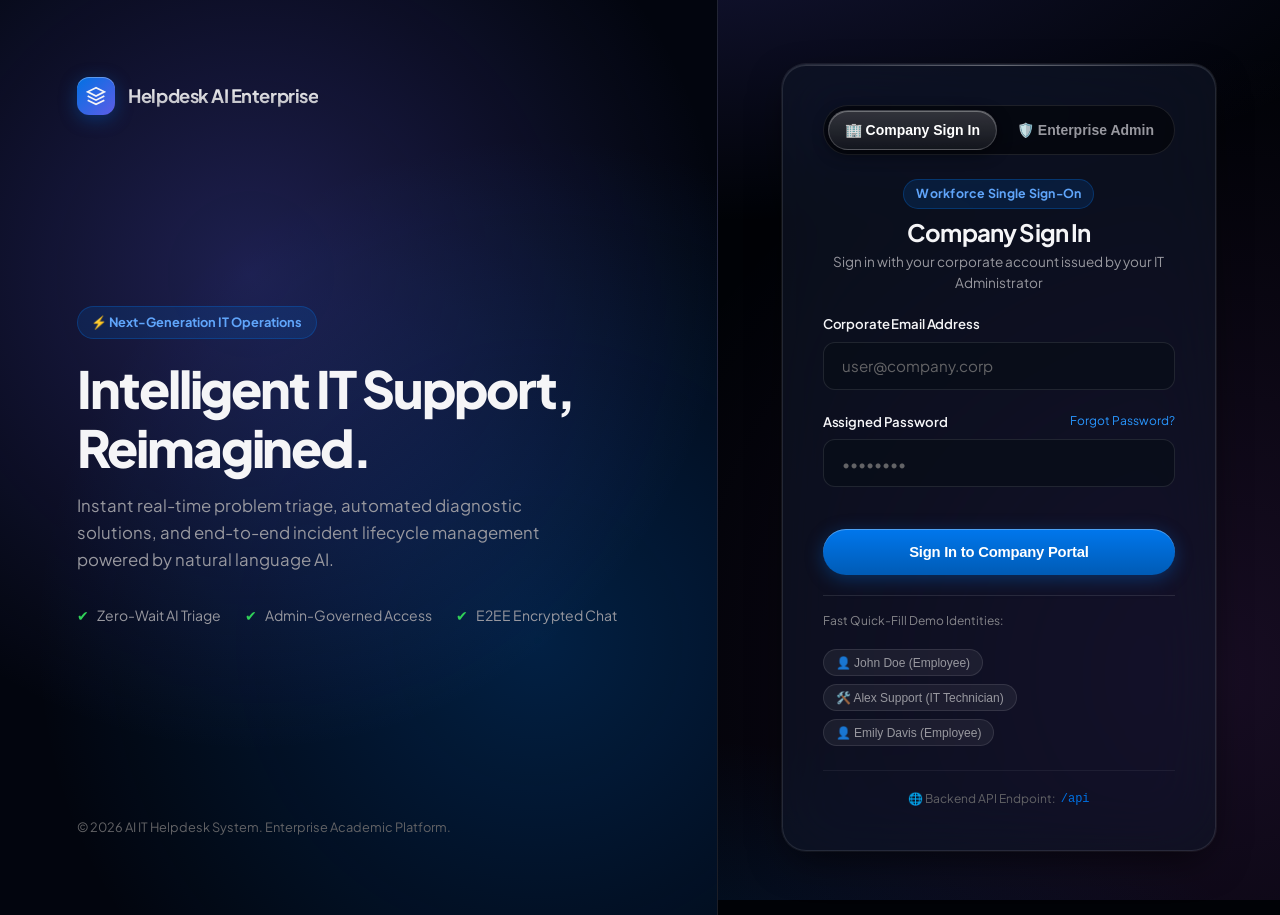
<file: index.html>
<!DOCTYPE html>
<html lang="en">

<head>
  <meta charset="UTF-8">
  <meta name="viewport" content="width=device-width, initial-scale=1.0">
  <title>Enterprise Access Portal | AI IT Support & Helpdesk</title>
  <link rel="stylesheet" href="css/style.css">
</head>

<body>
  <div class="auth-split-wrapper">

    <!-- Left Hero Branding Panel (Apple Style) -->
    <div class="auth-hero-panel">
      <div class="brand">
        <div class="brand-icon">
          <svg width="20" height="20" viewBox="0 0 24 24" fill="none" stroke="currentColor" stroke-width="2">
            <path d="M12 2L2 7l10 5 10-5-10-5zM2 17l10 5 10-5M2 12l10 5 10-5"/>
          </svg>
        </div>
        <span>Helpdesk AI Enterprise</span>
      </div>

      <div>
        <div
          style="display: inline-flex; align-items: center; gap: 0.5rem; background: rgba(0, 113, 227, 0.15); border: 1px solid rgba(0, 113, 227, 0.3); padding: 0.35rem 0.85rem; border-radius: var(--radius-full); font-size: 0.8rem; font-weight: 700; color: #60a5fa; margin-bottom: 1.25rem;">
          <span>⚡ Next-Generation IT Operations</span>
        </div>
        <h1 style="margin-bottom: 1rem; line-height: 1.15;">
          Intelligent IT Support,<br>Reimagined.
        </h1>
        <p style="font-size: 1.05rem; max-width: 480px; line-height: 1.6; margin-bottom: 2rem;">
          Instant real-time problem triage, automated diagnostic solutions, and end-to-end incident lifecycle management
          powered by natural language AI.
        </p>

        <div style="display: flex; gap: 1.5rem; color: var(--text-secondary); font-size: 0.875rem;">
          <div style="display: flex; align-items: center; gap: 0.5rem;">
            <span style="color: var(--apple-green);">✔</span> Zero-Wait AI Triage
          </div>
          <div style="display: flex; align-items: center; gap: 0.5rem;">
            <span style="color: var(--apple-green);">✔</span> Admin-Governed Access
          </div>
          <div style="display: flex; align-items: center; gap: 0.5rem;">
            <span style="color: var(--apple-green);">✔</span> E2EE Encrypted Chat
          </div>
        </div>
      </div>

      <div style="font-size: 0.8rem; color: var(--text-tertiary);">
        &copy; 2026 AI IT Helpdesk System. Enterprise Academic Platform.
      </div>
    </div>

    <!-- Right Authentication Form Panel -->
    <div class="auth-form-panel">
      <div class="glass-card" style="width: 100%; max-width: 490px; padding: clamp(1.75rem, 4vw, 2.5rem);">

        <!--  Main Top Slider Switcher -->
        <div class="segmented-slider">
          <button type="button" class="slider-tab active" id="tab-workforce" onclick="switchMainPortal('workforce')">
            🏢 Company Sign In
          </button>
          <button type="button" class="slider-tab" id="tab-admin" onclick="switchMainPortal('admin')">
            🛡️ Enterprise Admin
          </button>
        </div>

        <!-- Notification Banner -->
        <div id="auth-alert"
          style="display: none; padding: 0.75rem 1rem; border-radius: var(--radius-sm); font-size: 0.85rem; margin-bottom: 1.25rem;">
        </div>

        <!-- ========================================================================= -->
        <!-- MODE 1: Company Workforce Sign In (Employee & IT Technician) -->
        <!-- ========================================================================= -->
        <div id="panel-workforce">
          <div style="text-align: center; margin-bottom: 1.25rem;">
            <div class="ai-tag" style="margin-bottom: 0.5rem; display: inline-flex;">Workforce Single Sign-On</div>
            <h2 style="font-size: 1.5rem; margin-bottom: 0.25rem;">Company Sign In</h2>
            <p style="font-size: 0.85rem;">Sign in with your corporate account issued by your IT Administrator</p>
          </div>

          <form id="workforce-login-form">
            <div class="form-group">
              <label for="wf-email">Corporate Email Address</label>
              <input type="email" id="wf-email" class="form-control" placeholder="user@company.corp" required autocomplete="email">
            </div>

            <div class="form-group">
              <div style="display: flex; justify-content: space-between; align-items: center; margin-bottom: 0.45rem;">
                <label for="wf-password" style="margin-bottom: 0;">Assigned Password</label>
                <a href="#" onclick="alert('Accounts and passwords are exclusively provisioned and managed by your Systems Administrator. Please reach out to your IT department.'); return false;" style="font-size: 0.75rem; color: var(--text-link);">Forgot Password?</a>
              </div>
              <input type="password" id="wf-password" class="form-control" placeholder="••••••••" required autocomplete="current-password">
            </div>

            <button type="submit" id="wf-login-btn" class="btn btn-primary btn-block" style="margin-top: 1.25rem;">
              Sign In to Company Portal
            </button>
          </form>

          <!-- Fast Demo Quick-Fill Identity Chips -->
          <div style="margin-top: 1.25rem; padding-top: 1rem; border-top: 1px solid var(--apple-glass-border);">
            <div style="font-size: 0.75rem; color: var(--text-muted); margin-bottom: 0.5rem;">Fast Quick-Fill Demo Identities:</div>
            <div class="demo-identity-chips">
              <button type="button" class="demo-chip" onclick="quickFillWorkforce('john.doe@company.com', 'employee123')">
                👤 John Doe (Employee)
              </button>
              <button type="button" class="demo-chip" onclick="quickFillWorkforce('alex.staff@helpdesk.com', 'staff123')">
                🛠️ Alex Support (IT Technician)
              </button>
              <button type="button" class="demo-chip" onclick="quickFillWorkforce('emily.davis@company.com', 'employee123')">
                👤 Emily Davis (Employee)
              </button>
            </div>
          </div>
        </div>

        <!-- ========================================================================= -->
        <!-- MODE 2: Enterprise Administrator (Passkey Sign In + Create Enterprise Wizard) -->
        <!-- ========================================================================= -->
        <div id="panel-admin" style="display: none;">

          <!-- Sub Switcher: Admin Sign In vs Create Enterprise -->
          <div class="sub-switcher">
            <button type="button" class="sub-switch-btn active" id="sub-btn-signin" onclick="switchAdminSubView('signin')">
              🔑 Admin Sign In
            </button>
            <button type="button" class="sub-switch-btn" id="sub-btn-create" onclick="switchAdminSubView('create')">
              ✨ Create Enterprise
            </button>
          </div>

          <!-- SUB-VIEW A: Admin Sign In with Passkey / Password -->
          <div id="admin-subview-signin">
            <div style="text-align: center; margin-bottom: 1.25rem;">
              <div class="ai-tag" style="margin-bottom: 0.5rem; display: inline-flex;">Executive Security Gate</div>
              <h2 style="font-size: 1.5rem; margin-bottom: 0.25rem;">Administrator Console</h2>
              <p style="font-size: 0.85rem;">Authenticate with your administrative email and master security passkey</p>
            </div>

            <form id="admin-login-form">
              <div class="form-group">
                <label for="adm-email">Administrator Email / Username</label>
                <input type="email" id="adm-email" class="form-control" placeholder="admin@enterprise.corp" required autocomplete="username">
              </div>

              <div class="form-group">
                <div style="display: flex; justify-content: space-between; align-items: center; margin-bottom: 0.45rem;">
                  <label for="adm-passkey" style="margin-bottom: 0;">Master Security Passkey / Password</label>
                  <span style="font-size: 0.72rem; color: #60a5fa; background: rgba(0, 113, 227, 0.15); padding: 0.1rem 0.4rem; border-radius: 4px;">🔑 Passkey Enabled</span>
                </div>
                <input type="password" id="adm-passkey" class="form-control" placeholder="••••••••" required autocomplete="current-password">
              </div>

              <button type="submit" id="adm-login-btn" class="btn btn-primary btn-block" style="margin-top: 1.25rem;">
                Authenticate Admin Console
              </button>
            </form>

            <div style="margin-top: 1.25rem; padding-top: 1rem; border-top: 1px solid var(--apple-glass-border);">
              <div style="font-size: 0.75rem; color: var(--text-muted); margin-bottom: 0.5rem;">Fast Quick-Fill Demo Admin:</div>
              <div class="demo-identity-chips">
                <button type="button" class="demo-chip" onclick="quickFillAdmin('admin@helpdesk.com', 'admin123')">
                  🛡️ Master Administrator (admin@helpdesk.com)
                </button>
              </div>
            </div>
          </div>

          <!-- SUB-VIEW B: Create Enterprise Multi-Step Onboarding Wizard -->
          <div id="admin-subview-create" style="display: none;">

            <!-- Step Progress Indicator -->
            <div class="wizard-steps">
              <div class="wizard-step-node active" id="step-node-1">1</div>
              <div class="wizard-step-node" id="step-node-2">2</div>
              <div class="wizard-step-node" id="step-node-3">3</div>
            </div>

            <!-- STEP 1: Enterprise Details & Admin Account -->
            <div id="wizard-step-1">
              <div style="text-align: center; margin-bottom: 1rem;">
                <h3 style="font-size: 1.25rem; margin-bottom: 0.2rem;">Register Organization</h3>
                <p style="font-size: 0.8rem;">Enter your company profile and administrative authority credentials</p>
              </div>

              <form id="enterprise-step1-form">
                <div style="display: grid; grid-template-columns: 1fr 1fr; gap: 0.75rem;">
                  <div class="form-group">
                    <label for="ent-admin-name">Admin Full Name</label>
                    <input type="text" id="ent-admin-name" class="form-control" placeholder="e.g. Sarah Connor" required>
                  </div>
                  <div class="form-group">
                    <label for="ent-admin-email">Admin Corporate Email</label>
                    <input type="email" id="ent-admin-email" class="form-control" placeholder="admin@acme.corp" required>
                  </div>
                </div>

                <div class="form-group">
                  <label for="ent-company-name">Enterprise / Company Name</label>
                  <input type="text" id="ent-company-name" class="form-control" placeholder="e.g. Acme Corporation Global" required>
                </div>

                <div style="display: grid; grid-template-columns: 1fr 1fr; gap: 0.75rem;">
                  <div class="form-group">
                    <label for="ent-company-location">Headquarters / Location</label>
                    <input type="text" id="ent-company-location" class="form-control" placeholder="e.g. San Francisco, CA" required>
                  </div>
                  <div class="form-group">
                    <label for="ent-company-phone">Support Desk Phone</label>
                    <input type="tel" id="ent-company-phone" class="form-control" placeholder="+1 (800) 555-0199">
                  </div>
                </div>

                <div class="form-group">
                  <label for="ent-company-details">Industry / Organizational Scope</label>
                  <input type="text" id="ent-company-details" class="form-control" placeholder="e.g. Cloud Infrastructure & FinTech">
                </div>

                <div style="display: grid; grid-template-columns: 1fr 1fr; gap: 0.75rem;">
                  <div class="form-group">
                    <label for="ent-password">Master Password</label>
                    <input type="password" id="ent-password" class="form-control" placeholder="••••••••" required minlength="6">
                  </div>
                  <div class="form-group">
                    <label for="ent-confirm-password">Confirm Password</label>
                    <input type="password" id="ent-confirm-password" class="form-control" placeholder="••••••••" required minlength="6">
                  </div>
                </div>

                <button type="submit" id="ent-step1-btn" class="btn btn-primary btn-block" style="margin-top: 1rem;">
                  Continue to Email Verification →
                </button>
              </form>
            </div>

            <!-- STEP 2: Email Verification Code (Code / Link) -->
            <div id="wizard-step-2" style="display: none;">
              <div style="text-align: center; margin-bottom: 1rem;">
                <h3 style="font-size: 1.25rem; margin-bottom: 0.2rem;">Verify Corporate Email</h3>
                <p style="font-size: 0.8rem;">Enter the 6-digit security code dispatched to your corporate administrator email</p>
              </div>

              <!-- High-End Simulated Apple Mail Dispatch Preview -->
              <div class="mail-mock-card">
                <div class="mail-mock-header">
                  <span>📬 <strong>Enterprise Mail Gate</strong> (noreply@helpdesk.corp)</span>
                  <span style="color: var(--apple-green); font-weight: 600;">✓ Dispatched</span>
                </div>
                <div style="font-size: 0.8rem; color: #fff; margin-bottom: 0.35rem;">
                  <strong>To:</strong> <span id="mail-preview-recipient" style="color: #60a5fa; font-family: monospace;">admin@acme.corp</span>
                </div>
                <div style="font-size: 0.8rem; color: var(--text-muted); margin-bottom: 0.75rem;">
                  <strong>Subject:</strong> 🔐 Your Enterprise Activation Code for <span id="mail-preview-company">Acme Corp</span>
                </div>
                <div style="text-align: center;">
                  <div style="font-size: 0.75rem; color: var(--text-secondary);">Your Security Verification Code is:</div>
                  <div class="mail-code-badge" id="mail-preview-code">------</div>
                </div>
                <div style="text-align: center; margin-top: 0.5rem;">
                  <button type="button" class="btn btn-outline btn-sm" onclick="autoFillVerificationCode()" style="font-size: 0.75rem;">
                    ⚡ Click to Auto-Fill Code
                  </button>
                </div>
              </div>

              <form id="enterprise-step2-form">
                <div class="form-group" style="text-align: center;">
                  <label for="ent-verify-code">Enter 6-Digit Verification Code</label>
                  <input type="text" id="ent-verify-code" class="form-control" placeholder="123456" maxlength="6"
                    style="font-family: 'JetBrains Mono', monospace; font-size: 1.4rem; letter-spacing: 0.25em; text-align: center; font-weight: 700;" required>
                </div>

                <div style="display: flex; gap: 0.75rem; margin-top: 1rem;">
                  <button type="button" class="btn btn-secondary" style="flex: 1;" onclick="goToWizardStep(1)">
                    ← Back
                  </button>
                  <button type="submit" id="ent-step2-btn" class="btn btn-primary" style="flex: 2;">
                    Verify & Activate →
                  </button>
                </div>
              </form>
            </div>

            <!-- STEP 3: Initial Team Provisioning (Employee ID & IT Technician ID) -->
            <div id="wizard-step-3" style="display: none;">
              <div style="text-align: center; margin-bottom: 1rem;">
                <div class="ai-tag" style="margin-bottom: 0.4rem; display: inline-flex;">Enterprise Activated</div>
                <h3 style="font-size: 1.25rem; margin-bottom: 0.2rem;">Initial Team Provisioning</h3>
                <p style="font-size: 0.8rem;">Create your foundational Employee ID and IT Technician ID now:</p>
              </div>

              <form id="enterprise-step3-form">
                <!-- Initial Employee ID Box -->
                <div style="background: rgba(255, 255, 255, 0.03); border: 1px solid var(--apple-glass-border); border-radius: var(--radius-sm); padding: 0.85rem; margin-bottom: 0.85rem;">
                  <div style="font-size: 0.8rem; font-weight: 700; color: #30d158; margin-bottom: 0.5rem; display: flex; align-items: center; gap: 0.35rem;">
                    👤 Initial Employee ID (Ticket Submitter)
                  </div>
                  <div style="display: grid; grid-template-columns: 1fr 1fr; gap: 0.5rem;">
                    <input type="text" id="onb-emp-name" class="form-control" style="font-size: 0.8rem; padding: 0.5rem;" placeholder="Employee Full Name" value="John Doe">
                    <input type="email" id="onb-emp-email" class="form-control" style="font-size: 0.8rem; padding: 0.5rem;" placeholder="employee@company.corp" value="john.doe@company.corp">
                  </div>
                  <div style="display: grid; grid-template-columns: 1fr 1fr; gap: 0.5rem; margin-top: 0.5rem;">
                    <input type="password" id="onb-emp-pass" class="form-control" style="font-size: 0.8rem; padding: 0.5rem;" placeholder="Password" value="employee123">
                    <input type="text" id="onb-emp-dept" class="form-control" style="font-size: 0.8rem; padding: 0.5rem;" placeholder="Department" value="Finance">
                  </div>
                </div>

                <!-- Initial IT Technician ID Box -->
                <div style="background: rgba(255, 255, 255, 0.03); border: 1px solid var(--apple-glass-border); border-radius: var(--radius-sm); padding: 0.85rem; margin-bottom: 0.85rem;">
                  <div style="font-size: 0.8rem; font-weight: 700; color: #60a5fa; margin-bottom: 0.5rem; display: flex; align-items: center; gap: 0.35rem;">
                    🛠️ Initial IT Technician ID (Support Engineer)
                  </div>
                  <div style="display: grid; grid-template-columns: 1fr 1fr; gap: 0.5rem;">
                    <input type="text" id="onb-tech-name" class="form-control" style="font-size: 0.8rem; padding: 0.5rem;" placeholder="Technician Full Name" value="Alex Support">
                    <input type="email" id="onb-tech-email" class="form-control" style="font-size: 0.8rem; padding: 0.5rem;" placeholder="alex.tech@company.corp" value="alex.tech@company.corp">
                  </div>
                  <div style="display: grid; grid-template-columns: 1fr 1fr; gap: 0.5rem; margin-top: 0.5rem;">
                    <input type="password" id="onb-tech-pass" class="form-control" style="font-size: 0.8rem; padding: 0.5rem;" placeholder="Password" value="staff123">
                    <input type="text" id="onb-tech-dept" class="form-control" style="font-size: 0.8rem; padding: 0.5rem;" placeholder="Department" value="IT Tier-1">
                  </div>
                </div>

                <div style="display: flex; flex-direction: column; gap: 0.5rem; margin-top: 1rem;">
                  <button type="submit" id="onb-finish-btn" class="btn btn-primary btn-block">
                    🚀 Provision Team & Enter Dashboard
                  </button>
                  <button type="button" class="btn btn-secondary btn-block btn-sm" onclick="finishOnboardingAndLaunch()">
                    Skip Initial Team & Enter Dashboard
                  </button>
                </div>
              </form>
            </div>

          </div>

        </div>

        <!-- Multi-Cloud API Endpoint Configuration Link -->
        <div style="margin-top: 1.5rem; text-align: center; border-top: 1px solid rgba(255,255,255,0.06); padding-top: 0.85rem;">
          <a href="javascript:void(0)" onclick="openEndpointConfigModal()" style="font-size: 0.75rem; color: var(--text-tertiary); text-decoration: none; display: inline-flex; align-items: center; gap: 0.35rem;">
            <span>🌐 Backend API Endpoint:</span>
            <span id="current-endpoint-label" style="color: var(--apple-blue); font-family: monospace; font-weight: 500;">auto</span>
          </a>
        </div>

      </div>
    </div>

  </div>

  <!-- API Endpoint Config Modal -->
  <div class="apple-modal-overlay" id="endpoint-config-modal">
    <div class="apple-modal" style="max-width: 480px;">
      <div class="apple-modal-header">
        <div>
          <h3 style="font-size: 1.15rem;">🌐 Cloud Backend API Connection</h3>
          <span style="font-size: 0.8rem; color: var(--text-muted);">Configure live Render, Railway, or Localhost backend</span>
        </div>
        <button class="apple-modal-close" onclick="closeEndpointConfigModal()">&times;</button>
      </div>

      <div style="padding: 1rem 0;">
        <p style="font-size: 0.85rem; color: var(--text-secondary); line-height: 1.5; margin-bottom: 1rem;">
          If this frontend is hosted on <strong>Vercel</strong> or <strong>Netlify</strong>, enter your live Spring Boot backend URL from <strong>Render</strong> or <strong>Railway</strong>.
        </p>

        <div class="form-group">
          <label for="custom-api-endpoint">Spring Boot API Base URL</label>
          <input type="url" id="custom-api-endpoint" class="form-control" placeholder="https://helpdesk-backend-xxxx.onrender.com/api" style="font-family: monospace; font-size: 0.85rem;">
          <span style="font-size: 0.75rem; color: var(--text-tertiary); display: block; margin-top: 0.35rem;">
            Default local: <code>http://localhost:8080/api</code>
          </span>
        </div>

        <div style="display: flex; gap: 0.5rem; flex-wrap: wrap; margin-top: 1rem;">
          <button type="button" class="btn btn-secondary btn-sm" onclick="setEndpointPreset('http://localhost:8080/api')">💻 Localhost (8080)</button>
          <button type="button" class="btn btn-secondary btn-sm" onclick="setEndpointPreset('/api')">⚡ Relative (/api)</button>
        </div>
      </div>

      <div style="display: flex; justify-content: flex-end; gap: 0.75rem; margin-top: 1.25rem;">
        <button type="button" class="btn btn-secondary btn-sm" onclick="closeEndpointConfigModal()">Cancel</button>
        <button type="button" class="btn btn-primary btn-sm" onclick="saveCustomEndpoint()">Save & Connect</button>
      </div>
    </div>
  </div>

  <script src="js/api.js"></script>
  <script src="js/auth.js"></script>
  <script>
    // State Variables
    let currentMainPortal = 'workforce';
    let currentAdminSubView = 'signin';
    let registeredEnterpriseData = null;

    const authAlert = document.getElementById('auth-alert');

    function hideAlert() {
      if (authAlert) {
        authAlert.style.display = 'none';
        authAlert.textContent = '';
      }
    }

    function showAlert(msg, isSuccess = false) {
      if (!authAlert) return;
      authAlert.style.display = 'block';
      authAlert.textContent = msg;
      authAlert.style.background = isSuccess ? 'rgba(48, 209, 88, 0.15)' : 'rgba(255, 69, 58, 0.15)';
      authAlert.style.border = isSuccess ? '1px solid rgba(48, 209, 88, 0.35)' : '1px solid rgba(255, 69, 58, 0.35)';
      authAlert.style.color = isSuccess ? '#30d158' : '#ff453a';
    }

    // Endpoint Config Helpers
    function updateEndpointLabel() {
      const label = document.getElementById('current-endpoint-label');
      const input = document.getElementById('custom-api-endpoint');
      const current = API.getBaseUrl();
      if (label) label.textContent = current;
      if (input) input.value = localStorage.getItem('HELP_DESK_API_URL') || current;
    }

    function openEndpointConfigModal() {
      updateEndpointLabel();
      document.getElementById('endpoint-config-modal').classList.add('active');
    }

    function closeEndpointConfigModal() {
      document.getElementById('endpoint-config-modal').classList.remove('active');
    }

    function setEndpointPreset(url) {
      document.getElementById('custom-api-endpoint').value = url;
    }

    function saveCustomEndpoint() {
      const url = document.getElementById('custom-api-endpoint').value.trim();
      API.setApiBaseUrl(url);
    }

    document.addEventListener('DOMContentLoaded', updateEndpointLabel);

    // 1. Main Slider Switching: Workforce vs Admin
    function switchMainPortal(portal) {
      currentMainPortal = portal;
      hideAlert();
      const tabWorkforce = document.getElementById('tab-workforce');
      const tabAdmin = document.getElementById('tab-admin');
      const panelWorkforce = document.getElementById('panel-workforce');
      const panelAdmin = document.getElementById('panel-admin');

      if (portal === 'admin') {
        tabWorkforce.classList.remove('active');
        tabAdmin.classList.add('active');
        panelWorkforce.style.display = 'none';
        panelAdmin.style.display = 'block';
      } else {
        tabAdmin.classList.remove('active');
        tabWorkforce.classList.add('active');
        panelAdmin.style.display = 'none';
        panelWorkforce.style.display = 'block';
      }
    }

    // 2. Admin Sub-View Switching: Sign In vs Create Enterprise
    function switchAdminSubView(subview) {
      currentAdminSubView = subview;
      hideAlert();
      const btnSignin = document.getElementById('sub-btn-signin');
      const btnCreate = document.getElementById('sub-btn-create');
      const viewSignin = document.getElementById('admin-subview-signin');
      const viewCreate = document.getElementById('admin-subview-create');

      if (subview === 'create') {
        btnSignin.classList.remove('active');
        btnCreate.classList.add('active');
        viewSignin.style.display = 'none';
        viewCreate.style.display = 'block';
        goToWizardStep(1);
      } else {
        btnCreate.classList.remove('active');
        btnSignin.classList.add('active');
        viewCreate.style.display = 'none';
        viewSignin.style.display = 'block';
      }
    }

    // Wizard Step Controller
    function goToWizardStep(step) {
      document.getElementById('wizard-step-1').style.display = step === 1 ? 'block' : 'none';
      document.getElementById('wizard-step-2').style.display = step === 2 ? 'block' : 'none';
      document.getElementById('wizard-step-3').style.display = step === 3 ? 'block' : 'none';

      const node1 = document.getElementById('step-node-1');
      const node2 = document.getElementById('step-node-2');
      const node3 = document.getElementById('step-node-3');

      node1.className = 'wizard-step-node' + (step === 1 ? ' active' : ' completed');
      node2.className = 'wizard-step-node' + (step === 2 ? ' active' : (step > 2 ? ' completed' : ''));
      node3.className = 'wizard-step-node' + (step === 3 ? ' active' : '');
    }

    // Quick Fill Helpers
    function quickFillWorkforce(email, password) {
      document.getElementById('wf-email').value = email;
      document.getElementById('wf-password').value = password;
    }

    function quickFillAdmin(email, password) {
      document.getElementById('adm-email').value = email;
      document.getElementById('adm-passkey').value = password;
    }

    function autoFillVerificationCode() {
      if (registeredEnterpriseData && registeredEnterpriseData.verificationCode) {
        document.getElementById('ent-verify-code').value = registeredEnterpriseData.verificationCode;
      } else {
        document.getElementById('ent-verify-code').value = '123456';
      }
    }

    // =========================================================================
    // HANDLERS
    // =========================================================================

    // 1. Workforce Login Handler
    document.getElementById('workforce-login-form').addEventListener('submit', async (e) => {
      e.preventDefault();
      hideAlert();
      const email = document.getElementById('wf-email').value.trim();
      const password = document.getElementById('wf-password').value;
      const btn = document.getElementById('wf-login-btn');

      btn.disabled = true;
      btn.textContent = 'Authenticating Workforce...';

      const res = await API.login(email, password);
      btn.disabled = false;
      btn.textContent = 'Sign In to Company Portal';

      if (res && res.success && res.user) {
        Auth.setUser(res.user);
        Auth.redirectByRole(res.user.role);
      } else {
        showAlert(res.message || 'Invalid email or password. Please verify credentials with your IT Administrator.');
      }
    });

    // 2. Admin Sign In with Passkey Handler
    document.getElementById('admin-login-form').addEventListener('submit', async (e) => {
      e.preventDefault();
      hideAlert();
      const email = document.getElementById('adm-email').value.trim();
      const password = document.getElementById('adm-passkey').value;
      const btn = document.getElementById('adm-login-btn');

      btn.disabled = true;
      btn.textContent = 'Verifying Passkey...';

      const res = await API.login(email, password);
      btn.disabled = false;
      btn.textContent = 'Authenticate Admin Console';

      if (res && res.success && res.user) {
        if (res.user.role !== 'ADMIN') {
          showAlert('Access restricted. Only verified Enterprise Administrators can enter the Command Console.');
          return;
        }
        Auth.setUser(res.user);
        window.location.href = 'admin-dashboard.html';
      } else {
        showAlert(res.message || 'Invalid administrator email or master passkey.');
      }
    });

    // 3. Create Enterprise - Step 1 Submit (Register Profile)
    document.getElementById('enterprise-step1-form').addEventListener('submit', async (e) => {
      e.preventDefault();
      hideAlert();

      const adminName = document.getElementById('ent-admin-name').value.trim();
      const adminEmail = document.getElementById('ent-admin-email').value.trim();
      const companyName = document.getElementById('ent-company-name').value.trim();
      const companyLocation = document.getElementById('ent-company-location').value.trim();
      const companyPhone = document.getElementById('ent-company-phone').value.trim();
      const companyDetails = document.getElementById('ent-company-details').value.trim();
      const password = document.getElementById('ent-password').value;
      const confirmPassword = document.getElementById('ent-confirm-password').value;
      const btn = document.getElementById('ent-step1-btn');

      if (password !== confirmPassword) {
        showAlert('Passwords do not match. Please re-enter.');
        return;
      }

      btn.disabled = true;
      btn.textContent = 'Registering Enterprise...';

      const res = await API.registerEnterprise({
        adminName,
        adminEmail,
        companyName,
        companyLocation,
        companyPhone,
        companyDetails,
        password,
        confirmPassword
      });

      btn.disabled = false;
      btn.textContent = 'Continue to Email Verification →';

      if (res && res.success) {
        registeredEnterpriseData = res;
        document.getElementById('mail-preview-recipient').textContent = adminEmail;
        document.getElementById('mail-preview-company').textContent = companyName;
        document.getElementById('mail-preview-code').textContent = res.verificationCode || '839214';

        // Pre-fill initial team email domain suggestions
        const domain = adminEmail.split('@')[1] || 'company.corp';
        document.getElementById('onb-emp-email').value = `employee@${domain}`;
        document.getElementById('onb-tech-email').value = `technician@${domain}`;

        showAlert('Verification security code dispatched to your corporate email.', true);
        goToWizardStep(2);
      } else {
        showAlert(res.message || 'Failed to register enterprise. Ensure email is unique.');
      }
    });

    // 4. Create Enterprise - Step 2 Submit (Verify Code)
    document.getElementById('enterprise-step2-form').addEventListener('submit', async (e) => {
      e.preventDefault();
      hideAlert();

      const code = document.getElementById('ent-verify-code').value.trim();
      const adminEmail = registeredEnterpriseData ? registeredEnterpriseData.adminEmail : document.getElementById('ent-admin-email').value.trim();
      const btn = document.getElementById('ent-step2-btn');

      btn.disabled = true;
      btn.textContent = 'Verifying Code...';

      const res = await API.verifyEnterprise(adminEmail, code);
      btn.disabled = false;
      btn.textContent = 'Verify & Activate →';

      if (res && res.success) {
        if (res.user) {
          Auth.setUser(res.user);
        }
        showAlert('Enterprise workspace verified & activated successfully!', true);
        goToWizardStep(3);
      } else {
        showAlert(res.message || 'Invalid verification code. Please check your email or use the code above.');
      }
    });

    // 5. Create Enterprise - Step 3 Submit (Provision Initial Team)
    document.getElementById('enterprise-step3-form').addEventListener('submit', async (e) => {
      e.preventDefault();
      hideAlert();

      const adminEmail = registeredEnterpriseData ? registeredEnterpriseData.adminEmail : (Auth.getUser() ? Auth.getUser().email : '');
      const empName = document.getElementById('onb-emp-name').value.trim();
      const empEmail = document.getElementById('onb-emp-email').value.trim();
      const empPass = document.getElementById('onb-emp-pass').value;
      const empDept = document.getElementById('onb-emp-dept').value.trim();

      const techName = document.getElementById('onb-tech-name').value.trim();
      const techEmail = document.getElementById('onb-tech-email').value.trim();
      const techPass = document.getElementById('onb-tech-pass').value;
      const techDept = document.getElementById('onb-tech-dept').value.trim();

      const btn = document.getElementById('onb-finish-btn');
      btn.disabled = true;
      btn.textContent = 'Provisioning Team...';

      await API.provisionInitialTeam({
        adminEmail,
        employeeName: empName,
        employeeEmail: empEmail,
        employeePassword: empPass,
        employeeDepartment: empDept,
        technicianName: techName,
        technicianEmail: techEmail,
        technicianPassword: techPass,
        technicianDepartment: techDept
      });

      finishOnboardingAndLaunch();
    });

    function finishOnboardingAndLaunch() {
      showAlert('Launching your Executive Command Center...', true);
      setTimeout(() => {
        window.location.href = 'admin-dashboard.html';
      }, 700);
    }
  </script>
</body>
</html>
</file>
<file: css/style.css>
/* ==========================================================
    Apple Human Interface System - AI IT Support & Helpdesk
   Enterprise Cupertino Dark Glass & Liquid Atmosphere Theme
   ========================================================== */

@import url('https://fonts.googleapis.com/css2?family=Plus+Jakarta+Sans:wght@300;400;500;600;700;800&family=JetBrains+Mono:wght@400;500;600;700&display=swap');

:root {
  /* Apple System Palette & Canvas */
  --apple-bg: #000206;
  --apple-canvas: #050811;
  --apple-card: rgba(16, 22, 38, 0.65);
  --apple-card-hover: rgba(24, 32, 54, 0.85);
  --apple-card-elevated: rgba(20, 28, 48, 0.88);
  --apple-glass-border: rgba(255, 255, 255, 0.1);
  --apple-glass-border-hover: rgba(255, 255, 255, 0.22);
  --apple-glass-highlight: rgba(255, 255, 255, 0.16);

  /* Typography */
  --text-primary: #f5f5f7;
  --text-secondary: #98989f;
  --text-tertiary: #636366;
  --text-muted: #86868b;
  --text-link: #2997ff;

  /* Apple Semantic Accents */
  --apple-blue: #0071e3;
  --apple-blue-hover: #0077ed;
  --apple-blue-glow: rgba(0, 113, 227, 0.35);
  
  --apple-green: #30d158;
  --apple-green-glow: rgba(48, 209, 88, 0.25);
  --apple-orange: #ff9f0a;
  --apple-orange-glow: rgba(255, 159, 10, 0.25);
  --apple-red: #ff453a;
  --apple-red-glow: rgba(255, 69, 58, 0.25);
  --apple-purple: #bf5af2;
  --apple-purple-glow: rgba(191, 90, 242, 0.25);
  --apple-indigo: #5e5ce6;
  --apple-cyan: #64d2ff;

  /* Apple Superellipse Radii */
  --radius-xs: 8px;
  --radius-sm: 12px;
  --radius-md: 18px;
  --radius-lg: 24px;
  --radius-xl: 32px;
  --radius-full: 9999px;

  /* Elevation Shadows & Specular Lights */
  --shadow-subtle: 0 4px 20px rgba(0, 0, 0, 0.35), 0 0 0 1px rgba(255, 255, 255, 0.05);
  --shadow-card: 0 14px 40px -10px rgba(0, 0, 0, 0.65), 0 0 0 1px rgba(255, 255, 255, 0.08), inset 0 1px 0 rgba(255, 255, 255, 0.12);
  --shadow-float: 0 24px 70px -12px rgba(0, 0, 0, 0.85), 0 0 0 1px rgba(255, 255, 255, 0.1), inset 0 1px 0 rgba(255, 255, 255, 0.18);
  --shadow-glow: 0 0 40px -8px var(--apple-blue-glow);
  --transition: all 0.28s cubic-bezier(0.16, 1, 0.3, 1);
  --transition-bounce: all 0.45s cubic-bezier(0.34, 1.56, 0.64, 1);
}

/* Reset & Smooth Layout */
*, *::before, *::after {
  box-sizing: border-box;
  margin: 0;
  padding: 0;
}

html {
  font-size: 16px;
  scroll-behavior: smooth;
  -webkit-font-smoothing: antialiased;
  -moz-osx-font-smoothing: grayscale;
}

body {
  font-family: -apple-system, BlinkMacSystemFont, "SF Pro Display", "SF Pro Text", 'Plus Jakarta Sans', sans-serif;
  background-color: var(--apple-bg);
  color: var(--text-primary);
  line-height: 1.55;
  min-height: 100vh;
  overflow-x: hidden;
  background-image: 
    radial-gradient(ellipse 90% 50% at 50% -10%, rgba(94, 92, 230, 0.22), transparent 70%),
    radial-gradient(circle at 5% 35%, rgba(0, 113, 227, 0.12) 0%, transparent 45%),
    radial-gradient(circle at 95% 75%, rgba(191, 90, 242, 0.12) 0%, transparent 45%),
    radial-gradient(ellipse 70% 40% at 50% 110%, rgba(0, 113, 227, 0.15), transparent 70%);
  background-attachment: fixed;
}

/* Custom Scrollbar */
::-webkit-scrollbar {
  width: 7px;
  height: 7px;
}
::-webkit-scrollbar-track {
  background: rgba(0, 0, 0, 0.3);
}
::-webkit-scrollbar-thumb {
  background: rgba(255, 255, 255, 0.16);
  border-radius: var(--radius-full);
}
::-webkit-scrollbar-thumb:hover {
  background: rgba(255, 255, 255, 0.3);
}

/* Typography Hierarchy */
h1 {
  font-size: clamp(2.1rem, 4.5vw, 3.2rem);
  font-weight: 800;
  letter-spacing: -0.04em;
  color: var(--text-primary);
  line-height: 1.15;
}

h2 {
  font-size: clamp(1.5rem, 3vw, 2.25rem);
  font-weight: 700;
  letter-spacing: -0.035em;
  color: var(--text-primary);
  line-height: 1.25;
}

h3 {
  font-size: clamp(1.15rem, 2vw, 1.45rem);
  font-weight: 600;
  letter-spacing: -0.025em;
  color: var(--text-primary);
}

h4 {
  font-size: 0.95rem;
  font-weight: 600;
  letter-spacing: -0.015em;
}

p {
  color: var(--text-secondary);
  font-size: 0.95rem;
  font-weight: 400;
  line-height: 1.6;
}

a {
  color: var(--text-link);
  text-decoration: none;
  transition: var(--transition);
}

a:hover {
  filter: brightness(1.25);
}

/* ==========================================================
    Apple Navigation Bar
   ========================================================== */
.navbar {
  display: flex;
  justify-content: space-between;
  align-items: center;
  padding: 0.85rem clamp(1.25rem, 4vw, 3.5rem);
  background: rgba(6, 9, 18, 0.75);
  backdrop-filter: blur(36px) saturate(190%);
  -webkit-backdrop-filter: blur(36px) saturate(190%);
  border-bottom: 1px solid var(--apple-glass-border);
  position: sticky;
  top: 0;
  z-index: 100;
  transition: var(--transition);
}

.brand {
  display: flex;
  align-items: center;
  gap: 0.85rem;
  font-size: 1.15rem;
  font-weight: 700;
  color: var(--text-primary);
  text-decoration: none;
  letter-spacing: -0.025em;
}

.brand-icon {
  width: 38px;
  height: 38px;
  background: linear-gradient(135deg, #0071e3 0%, #5e5ce6 100%);
  border-radius: var(--radius-sm);
  display: flex;
  align-items: center;
  justify-content: center;
  font-size: 1.2rem;
  box-shadow: 0 4px 18px var(--apple-blue-glow), inset 0 1px 0 rgba(255, 255, 255, 0.3);
  transition: var(--transition);
}

.brand:hover .brand-icon {
  transform: scale(1.05);
}

.brand span {
  background: linear-gradient(180deg, #ffffff 0%, #b0b0b8 100%);
  -webkit-background-clip: text;
  background-clip: text;
  -webkit-text-fill-color: transparent;
  font-weight: 700;
}

.nav-actions {
  display: flex;
  align-items: center;
  gap: 0.85rem;
}

.user-profile-capsule {
  display: inline-flex;
  align-items: center;
  gap: 0.65rem;
  background: rgba(255, 255, 255, 0.05);
  border: 1px solid var(--apple-glass-border);
  padding: 0.32rem 0.85rem;
  border-radius: var(--radius-full);
  font-size: 0.85rem;
  box-shadow: 0 2px 8px rgba(0, 0, 0, 0.25);
  backdrop-filter: blur(12px);
}

.user-avatar-circle {
  width: 26px;
  height: 26px;
  border-radius: 50%;
  background: linear-gradient(135deg, var(--apple-blue), var(--apple-indigo));
  display: flex;
  align-items: center;
  justify-content: center;
  font-size: 0.75rem;
  font-weight: 700;
  color: white;
  box-shadow: 0 2px 6px rgba(0, 113, 227, 0.4);
}

/* ==========================================================
    Glassmorphic Container & Cards
   ========================================================== */
.container {
  max-width: 1340px;
  margin: 2.25rem auto;
  padding: 0 clamp(1rem, 3.5vw, 2.75rem);
}

.glass-card {
  background: var(--apple-card);
  backdrop-filter: blur(32px) saturate(190%);
  -webkit-backdrop-filter: blur(32px) saturate(190%);
  border: 1px solid var(--apple-glass-border);
  border-radius: var(--radius-lg);
  box-shadow: var(--shadow-card);
  transition: var(--transition);
  position: relative;
  overflow: hidden;
}

.glass-card::before {
  content: '';
  position: absolute;
  top: 0;
  left: 0;
  right: 0;
  height: 1px;
  background: linear-gradient(90deg, transparent, rgba(255, 255, 255, 0.28), transparent);
  pointer-events: none;
}

.glass-card:hover {
  border-color: var(--apple-glass-border-hover);
  box-shadow: var(--shadow-float);
}

/* Layout Split Grids */
.grid-2col {
  display: grid;
  grid-template-columns: 1.25fr 0.75fr;
  gap: 1.75rem;
  margin-bottom: 2.25rem;
}

.grid-equal-2col {
  display: grid;
  grid-template-columns: repeat(auto-fit, minmax(340px, 1fr));
  gap: 1.75rem;
  margin-bottom: 2.25rem;
}

/* ==========================================================
    Apple Segmented Controls & Forms
   ========================================================== */
.segmented-control {
  display: flex;
  background: rgba(0, 0, 0, 0.45);
  border: 1px solid var(--apple-glass-border);
  border-radius: var(--radius-sm);
  padding: 4px;
  gap: 4px;
  margin-bottom: 1.5rem;
}

.segment-btn {
  flex: 1;
  padding: 0.65rem;
  font-size: 0.875rem;
  font-weight: 600;
  border-radius: 9px;
  border: none;
  background: transparent;
  color: var(--text-secondary);
  cursor: pointer;
  transition: var(--transition);
  display: flex;
  align-items: center;
  justify-content: center;
  gap: 0.45rem;
}

.segment-btn.active {
  background: rgba(255, 255, 255, 0.12);
  color: var(--text-primary);
  box-shadow: 0 2px 10px rgba(0, 0, 0, 0.35);
  border: 1px solid rgba(255, 255, 255, 0.1);
}

.form-group {
  margin-bottom: 1.35rem;
  position: relative;
}

.form-group label {
  display: block;
  font-size: 0.825rem;
  font-weight: 600;
  margin-bottom: 0.45rem;
  color: var(--text-primary);
  letter-spacing: -0.01em;
}

.form-control {
  width: 100%;
  padding: 0.85rem 1.15rem;
  background: rgba(8, 13, 24, 0.7);
  border: 1px solid var(--apple-glass-border);
  border-radius: var(--radius-sm);
  color: var(--text-primary);
  font-family: inherit;
  font-size: 0.95rem;
  transition: var(--transition);
  min-height: 48px;
}

.form-control::placeholder {
  color: var(--text-tertiary);
}

.form-control:focus {
  outline: none;
  border-color: var(--apple-blue);
  background: rgba(12, 18, 34, 0.9);
  box-shadow: 0 0 0 4px var(--apple-blue-glow);
}

select.form-control {
  cursor: pointer;
}

select.form-control option {
  background: #0f1524;
  color: #fff;
}

textarea.form-control {
  min-height: 125px;
  resize: vertical;
}

/* ==========================================================
    Apple Buttons & Interactive Elements
   ========================================================== */
.btn {
  display: inline-flex;
  align-items: center;
  justify-content: center;
  gap: 0.5rem;
  padding: 0.8rem 1.5rem;
  font-size: 0.925rem;
  font-weight: 600;
  letter-spacing: -0.015em;
  border-radius: var(--radius-full);
  border: none;
  cursor: pointer;
  transition: var(--transition);
  text-decoration: none;
  min-height: 46px;
  white-space: nowrap;
}

.btn:active {
  transform: scale(0.97);
}

.btn-primary {
  background: linear-gradient(180deg, #0077ed 0%, #005bb5 100%);
  color: white;
  box-shadow: 0 4px 18px var(--apple-blue-glow), inset 0 1px 0 rgba(255, 255, 255, 0.3);
}

.btn-primary:hover {
  background: linear-gradient(180deg, #0084ff 0%, #0066cc 100%);
  box-shadow: 0 8px 25px var(--apple-blue-glow);
  transform: translateY(-1px);
}

.btn-secondary {
  background: rgba(255, 255, 255, 0.07);
  border: 1px solid var(--apple-glass-border);
  color: var(--text-primary);
  backdrop-filter: blur(16px);
}

.btn-secondary:hover {
  background: rgba(255, 255, 255, 0.14);
  border-color: rgba(255, 255, 255, 0.28);
  transform: translateY(-1px);
}

.btn-success {
  background: linear-gradient(180deg, #30d158 0%, #24a844 100%);
  color: #000;
  font-weight: 700;
  box-shadow: 0 4px 18px var(--apple-green-glow), inset 0 1px 0 rgba(255, 255, 255, 0.3);
}

.btn-success:hover {
  background: linear-gradient(180deg, #38e063 0%, #28b84c 100%);
  box-shadow: 0 8px 25px var(--apple-green-glow);
  transform: translateY(-1px);
}

.btn-danger {
  background: linear-gradient(180deg, #ff453a 0%, #d62d22 100%);
  color: white;
  font-weight: 600;
  box-shadow: 0 4px 18px var(--apple-red-glow), inset 0 1px 0 rgba(255, 255, 255, 0.25);
}

.btn-danger:hover {
  background: linear-gradient(180deg, #ff5e54 0%, #e03227 100%);
  box-shadow: 0 8px 25px var(--apple-red-glow);
  transform: translateY(-1px);
}

.btn-sm {
  min-height: 36px;
  padding: 0.35rem 0.95rem;
  font-size: 0.825rem;
}

.btn-block {
  width: 100%;
}

/* ==========================================================
    Apple KPI Widgets & Stats
   ========================================================== */
.stats-grid {
  display: grid;
  grid-template-columns: repeat(auto-fit, minmax(220px, 1fr));
  gap: 1.35rem;
  margin-bottom: 2.25rem;
}

.stat-widget {
  background: var(--apple-card);
  backdrop-filter: blur(28px);
  -webkit-backdrop-filter: blur(28px);
  border: 1px solid var(--apple-glass-border);
  border-radius: var(--radius-md);
  padding: 1.5rem 1.65rem;
  display: flex;
  justify-content: space-between;
  align-items: center;
  box-shadow: var(--shadow-card);
  transition: var(--transition);
  position: relative;
  overflow: hidden;
}

.stat-widget::before {
  content: '';
  position: absolute;
  top: 0;
  left: 0;
  right: 0;
  height: 1px;
  background: linear-gradient(90deg, transparent, rgba(255, 255, 255, 0.2), transparent);
}

.stat-widget:hover {
  transform: translateY(-3px);
  border-color: var(--apple-glass-border-hover);
  box-shadow: var(--shadow-float);
}

.stat-info h4 {
  font-size: 0.775rem;
  color: var(--text-secondary);
  font-weight: 600;
  text-transform: uppercase;
  letter-spacing: 0.06em;
  margin-bottom: 0.4rem;
}

.stat-info .stat-value {
  font-size: clamp(1.9rem, 3.2vw, 2.5rem);
  font-weight: 800;
  letter-spacing: -0.04em;
  color: var(--text-primary);
  line-height: 1.1;
}

.stat-icon-wrapper {
  width: 52px;
  height: 52px;
  border-radius: var(--radius-md);
  display: flex;
  align-items: center;
  justify-content: center;
  font-size: 1.5rem;
  background: rgba(255, 255, 255, 0.05);
  border: 1px solid var(--apple-glass-border);
  box-shadow: inset 0 1px 0 rgba(255, 255, 255, 0.1);
}

/* ==========================================================
    AI Live Intelligence Studio Card
   ========================================================== */
.ai-studio-card {
  background: linear-gradient(145deg, rgba(18, 25, 45, 0.85), rgba(9, 13, 26, 0.95));
  border: 1px solid rgba(0, 113, 227, 0.4);
  border-radius: var(--radius-lg);
  padding: 1.85rem;
  box-shadow: 0 0 35px rgba(0, 113, 227, 0.15), var(--shadow-float);
  position: relative;
  overflow: hidden;
  height: fit-content;
}

.ai-studio-card::before {
  content: '';
  position: absolute;
  top: 0;
  left: 0;
  right: 0;
  height: 3px;
  background: linear-gradient(90deg, #0071e3, #bf5af2, #30d158);
}

.ai-studio-header {
  display: flex;
  justify-content: space-between;
  align-items: center;
  margin-bottom: 1.25rem;
}

.ai-engine-pill {
  display: inline-flex;
  align-items: center;
  gap: 0.45rem;
  font-size: 0.825rem;
  font-weight: 700;
  color: #60a5fa;
  background: rgba(0, 113, 227, 0.18);
  border: 1px solid rgba(0, 113, 227, 0.35);
  padding: 0.3rem 0.85rem;
  border-radius: var(--radius-full);
}

.ai-chip-group {
  display: flex;
  flex-wrap: wrap;
  gap: 0.65rem;
  margin-bottom: 1.25rem;
}

.ai-chip {
  background: rgba(255, 255, 255, 0.06);
  border: 1px solid var(--apple-glass-border);
  padding: 0.35rem 0.85rem;
  border-radius: var(--radius-full);
  font-size: 0.8rem;
  font-weight: 600;
  display: inline-flex;
  align-items: center;
  gap: 0.4rem;
}

.ai-solution-terminal {
  background: rgba(3, 6, 14, 0.82);
  border-left: 3px solid var(--apple-blue);
  border-radius: var(--radius-xs);
  padding: 1.15rem 1.35rem;
  font-size: 0.925rem;
  color: #e5e5ea;
  line-height: 1.65;
  border: 1px solid rgba(255, 255, 255, 0.06);
  border-left-width: 3px;
}

/* ==========================================================
    Apple Status Badges & Pills
   ========================================================== */
.badge {
  display: inline-flex;
  align-items: center;
  gap: 0.45rem;
  padding: 0.32rem 0.85rem;
  border-radius: var(--radius-full);
  font-size: 0.75rem;
  font-weight: 700;
  letter-spacing: 0.03em;
  text-transform: uppercase;
}

.badge-open {
  background: rgba(0, 113, 227, 0.16);
  color: #5ac8fa;
  border: 1px solid rgba(0, 113, 227, 0.4);
}

.badge-progress {
  background: rgba(255, 159, 10, 0.16);
  color: #ffd60a;
  border: 1px solid rgba(255, 159, 10, 0.4);
}

.badge-resolved {
  background: rgba(48, 209, 88, 0.16);
  color: #30d158;
  border: 1px solid rgba(48, 209, 88, 0.4);
}

.badge-closed {
  background: rgba(142, 142, 147, 0.16);
  color: #aeaeb2;
  border: 1px solid rgba(142, 142, 147, 0.4);
}

.priority-high {
  background: rgba(255, 69, 58, 0.16);
  color: #ff453a;
  border: 1px solid rgba(255, 69, 58, 0.4);
}

.priority-medium {
  background: rgba(255, 159, 10, 0.16);
  color: #ff9f0a;
  border: 1px solid rgba(255, 159, 10, 0.4);
}

.priority-low {
  background: rgba(48, 209, 88, 0.16);
  color: #30d158;
  border: 1px solid rgba(48, 209, 88, 0.4);
}

/* ==========================================================
    Table Cards & Custom Table Layouts
   ========================================================== */
.table-card {
  background: var(--apple-card);
  backdrop-filter: blur(32px) saturate(190%);
  -webkit-backdrop-filter: blur(32px) saturate(190%);
  border: 1px solid var(--apple-glass-border);
  border-radius: var(--radius-lg);
  box-shadow: var(--shadow-card);
  margin-bottom: 2rem;
  overflow: hidden;
  transition: var(--transition);
}

.table-card:hover {
  border-color: var(--apple-glass-border-hover);
  box-shadow: var(--shadow-float);
}

.table-header {
  display: flex;
  justify-content: space-between;
  align-items: center;
  padding: 1.35rem 1.65rem;
  border-bottom: 1px solid var(--apple-glass-border);
  background: rgba(0, 0, 0, 0.25);
  flex-wrap: wrap;
  gap: 0.85rem;
}

.custom-table {
  width: 100%;
  border-collapse: separate;
  border-spacing: 0;
  text-align: left;
  min-width: 680px;
}

.custom-table th {
  padding: 1rem 1.4rem;
  font-size: 0.775rem;
  font-weight: 600;
  text-transform: uppercase;
  letter-spacing: 0.06em;
  color: var(--text-secondary);
  background: rgba(0, 0, 0, 0.35);
  border-bottom: 1px solid var(--apple-glass-border);
}

.custom-table td {
  padding: 1.15rem 1.4rem;
  border-bottom: 1px solid var(--apple-glass-border);
  font-size: 0.925rem;
  color: var(--text-primary);
  vertical-align: middle;
  transition: background 0.2s ease;
}

.custom-table tr:hover td {
  background: rgba(255, 255, 255, 0.04);
}

.custom-table tr:last-child td {
  border-bottom: none;
}

.ai-tag {
  display: inline-flex;
  align-items: center;
  gap: 0.45rem;
  padding: 0.25rem 0.75rem;
  border-radius: var(--radius-full);
  font-size: 0.775rem;
  font-weight: 700;
  color: #60a5fa;
  background: rgba(0, 113, 227, 0.15);
  border: 1px solid rgba(0, 113, 227, 0.3);
  letter-spacing: 0.02em;
}

/* ==========================================================
    Table Styling
   ========================================================== */
.table-responsive {
  width: 100%;
  overflow-x: auto;
  -webkit-overflow-scrolling: touch;
}

.apple-table {
  width: 100%;
  border-collapse: separate;
  border-spacing: 0;
  text-align: left;
  min-width: 680px;
}

.apple-table th {
  padding: 1rem 1.4rem;
  font-size: 0.775rem;
  font-weight: 600;
  text-transform: uppercase;
  letter-spacing: 0.06em;
  color: var(--text-secondary);
  background: rgba(0, 0, 0, 0.35);
  border-bottom: 1px solid var(--apple-glass-border);
}

.apple-table th:first-child {
  border-top-left-radius: var(--radius-md);
}

.apple-table th:last-child {
  border-top-right-radius: var(--radius-md);
}

.apple-table td {
  padding: 1.15rem 1.4rem;
  border-bottom: 1px solid var(--apple-glass-border);
  font-size: 0.925rem;
  color: var(--text-primary);
  vertical-align: middle;
  transition: background 0.2s ease;
}

.apple-table tr:hover td {
  background: rgba(255, 255, 255, 0.04);
}

/* Chat Bubbles */
.chat-container {
  display: flex;
  flex-direction: column;
  gap: 1rem;
  max-height: 420px;
  overflow-y: auto;
  padding: 1.25rem;
  background: rgba(3, 6, 14, 0.6);
  border-radius: var(--radius-md);
  border: 1px solid var(--apple-glass-border);
  margin-bottom: 1.35rem;
}

.chat-bubble {
  max-width: 80%;
  padding: 0.95rem 1.25rem;
  border-radius: var(--radius-md);
  word-break: break-word;
  line-height: 1.5;
}

.chat-bubble.sent {
  align-self: flex-end;
  background: linear-gradient(135deg, #0071e3 0%, #005bb5 100%);
  color: white;
  border-bottom-right-radius: 4px;
  box-shadow: 0 4px 15px var(--apple-blue-glow);
}

.chat-bubble.received {
  align-self: flex-start;
  background: rgba(255, 255, 255, 0.08);
  border: 1px solid var(--apple-glass-border);
  border-bottom-left-radius: 4px;
}

.chat-meta {
  font-size: 0.75rem;
  color: rgba(255, 255, 255, 0.65);
  margin-bottom: 0.4rem;
  display: flex;
  justify-content: space-between;
  gap: 1.25rem;
}

/* ==========================================================
    Auth Split Layout (Enterprise Portal)
   ========================================================== */
.auth-split-wrapper {
  display: grid;
  grid-template-columns: 1.15fr 0.85fr;
  min-height: 100vh;
}

.auth-hero-panel {
  background: radial-gradient(circle at 35% 30%, rgba(94, 92, 230, 0.3) 0%, transparent 60%),
              radial-gradient(circle at 75% 70%, rgba(0, 113, 227, 0.25) 0%, transparent 60%),
              #02050e;
  padding: clamp(2.5rem, 6vw, 5.5rem);
  display: flex;
  flex-direction: column;
  justify-content: space-between;
  border-right: 1px solid var(--apple-glass-border);
}

.auth-form-panel {
  display: flex;
  align-items: center;
  justify-content: center;
  padding: clamp(1.75rem, 5vw, 4rem);
}

/* ==========================================================
    Apple Glass Modal & Dialogs
   ========================================================== */
.apple-modal-overlay {
  position: fixed;
  top: 0;
  left: 0;
  right: 0;
  bottom: 0;
  background: rgba(0, 0, 0, 0.75);
  backdrop-filter: blur(20px);
  -webkit-backdrop-filter: blur(20px);
  display: none;
  align-items: center;
  justify-content: center;
  z-index: 1000;
  padding: 1.5rem;
  opacity: 0;
  transition: opacity 0.25s cubic-bezier(0.16, 1, 0.3, 1);
}

.apple-modal-overlay.active {
  display: flex;
  opacity: 1;
}

.apple-modal {
  background: rgba(16, 22, 38, 0.94);
  border: 1px solid rgba(255, 255, 255, 0.16);
  border-radius: var(--radius-lg);
  box-shadow: 0 30px 80px rgba(0, 0, 0, 0.85), 0 0 50px rgba(0, 113, 227, 0.2);
  width: 100%;
  max-width: 520px;
  padding: 2.25rem;
  transform: scale(0.95) translateY(10px);
  transition: transform 0.28s cubic-bezier(0.16, 1, 0.3, 1);
  position: relative;
  overflow: hidden;
}

.apple-modal::before {
  content: '';
  position: absolute;
  top: 0;
  left: 0;
  right: 0;
  height: 1px;
  background: linear-gradient(90deg, transparent, rgba(255, 255, 255, 0.35), transparent);
}

.apple-modal-overlay.active .apple-modal {
  transform: scale(1) translateY(0);
}

.apple-modal-header {
  display: flex;
  justify-content: space-between;
  align-items: center;
  margin-bottom: 1.35rem;
}

.apple-modal-close {
  background: rgba(255, 255, 255, 0.08);
  border: 1px solid var(--apple-glass-border);
  color: var(--text-secondary);
  border-radius: var(--radius-full);
  width: 34px;
  height: 34px;
  display: flex;
  align-items: center;
  justify-content: center;
  cursor: pointer;
  transition: var(--transition);
  font-size: 1.25rem;
}

.apple-modal-close:hover {
  background: rgba(255, 255, 255, 0.2);
  color: white;
  transform: scale(1.05);
}

/* User Directory Avatar & Badges */
.user-dir-avatar {
  width: 38px;
  height: 38px;
  border-radius: var(--radius-full);
  display: flex;
  align-items: center;
  justify-content: center;
  font-weight: 700;
  font-size: 0.875rem;
  color: white;
  border: 1px solid rgba(255, 255, 255, 0.2);
  box-shadow: 0 2px 8px rgba(0, 0, 0, 0.3);
}

/* ==========================================================
    Apple Segmented Slider & Enterprise Wizard Controls
   ========================================================== */
.segmented-slider {
  display: flex;
  background: rgba(0, 0, 0, 0.5);
  padding: 4px;
  border-radius: var(--radius-full);
  border: 1px solid var(--apple-glass-border);
  margin-bottom: 1.5rem;
  position: relative;
  gap: 4px;
}

.slider-tab {
  flex: 1;
  display: flex;
  align-items: center;
  justify-content: center;
  gap: 0.45rem;
  padding: 0.7rem 1rem;
  border: none;
  background: transparent;
  color: var(--text-secondary);
  font-size: 0.875rem;
  font-weight: 600;
  border-radius: var(--radius-full);
  cursor: pointer;
  transition: all 0.25s cubic-bezier(0.16, 1, 0.3, 1);
  white-space: nowrap;
}

.slider-tab:hover {
  color: var(--text-primary);
}

.slider-tab.active {
  background: linear-gradient(180deg, rgba(255, 255, 255, 0.18) 0%, rgba(255, 255, 255, 0.06) 100%);
  color: #ffffff;
  box-shadow: 0 4px 16px rgba(0, 0, 0, 0.45), inset 0 1px 0 rgba(255, 255, 255, 0.3);
  border: 1px solid rgba(255, 255, 255, 0.18);
}

.sub-switcher {
  display: flex;
  background: rgba(255, 255, 255, 0.05);
  border-radius: var(--radius-sm);
  padding: 3px;
  border: 1px solid var(--apple-glass-border);
  margin-bottom: 1.35rem;
  gap: 3px;
}

.sub-switch-btn {
  flex: 1;
  padding: 0.5rem 0.85rem;
  font-size: 0.825rem;
  font-weight: 600;
  border: none;
  background: transparent;
  color: var(--text-secondary);
  border-radius: 9px;
  cursor: pointer;
  transition: var(--transition);
}

.sub-switch-btn.active {
  background: var(--apple-blue);
  color: #fff;
  box-shadow: 0 2px 10px var(--apple-blue-glow);
}

/* Wizard Steps Indicator */
.wizard-steps {
  display: flex;
  justify-content: space-between;
  align-items: center;
  position: relative;
  margin-bottom: 1.75rem;
}

.wizard-steps::before {
  content: '';
  position: absolute;
  top: 50%;
  left: 10%;
  right: 10%;
  height: 2px;
  background: rgba(255, 255, 255, 0.12);
  z-index: 1;
  transform: translateY(-50%);
}

.wizard-step-node {
  width: 32px;
  height: 32px;
  border-radius: 50%;
  background: rgba(16, 22, 38, 0.95);
  border: 2px solid var(--apple-glass-border);
  display: flex;
  align-items: center;
  justify-content: center;
  font-size: 0.8rem;
  font-weight: 700;
  color: var(--text-muted);
  position: relative;
  z-index: 2;
  transition: var(--transition);
}

.wizard-step-node.active {
  border-color: var(--apple-blue);
  background: var(--apple-blue);
  color: #ffffff;
  box-shadow: 0 0 16px var(--apple-blue-glow);
}

.wizard-step-node.completed {
  border-color: var(--apple-green);
  background: var(--apple-green);
  color: #000;
}

/* Mail Simulation Card */
.mail-mock-card {
  background: linear-gradient(145deg, rgba(28, 38, 60, 0.75), rgba(12, 18, 34, 0.95));
  border: 1px solid rgba(0, 113, 227, 0.35);
  border-radius: var(--radius-md);
  padding: 1.35rem;
  margin-bottom: 1.35rem;
  box-shadow: 0 12px 35px rgba(0, 0, 0, 0.55);
}

.mail-mock-header {
  display: flex;
  align-items: center;
  justify-content: space-between;
  font-size: 0.775rem;
  color: var(--text-muted);
  padding-bottom: 0.75rem;
  margin-bottom: 0.85rem;
  border-bottom: 1px solid rgba(255, 255, 255, 0.1);
}

.mail-code-badge {
  display: inline-block;
  font-family: 'JetBrains Mono', monospace;
  font-size: 1.75rem;
  font-weight: 800;
  letter-spacing: 0.25em;
  color: #60a5fa;
  background: rgba(0, 113, 227, 0.18);
  border: 1px dashed rgba(96, 165, 250, 0.55);
  padding: 0.6rem 1.4rem;
  border-radius: var(--radius-sm);
  margin: 0.85rem 0;
}

.demo-identity-chips {
  display: flex;
  flex-wrap: wrap;
  gap: 0.5rem;
  margin-top: 1.15rem;
}

.demo-chip {
  background: rgba(255, 255, 255, 0.06);
  border: 1px solid var(--apple-glass-border);
  padding: 0.35rem 0.75rem;
  border-radius: var(--radius-full);
  font-size: 0.75rem;
  color: var(--text-secondary);
  cursor: pointer;
  transition: var(--transition);
}

.demo-chip:hover {
  background: rgba(255, 255, 255, 0.14);
  color: var(--text-primary);
  border-color: rgba(255, 255, 255, 0.3);
  transform: translateY(-1px);
}

/* Responsive Media Queries */
@media (max-width: 1080px) {
  .auth-split-wrapper {
    grid-template-columns: 1fr;
  }
  .auth-hero-panel {
    display: none;
  }
  .grid-2col {
    grid-template-columns: 1fr;
  }
}

@media (max-width: 768px) {
  .navbar {
    padding: 0.75rem 1rem;
  }
  .container {
    padding: 0 0.85rem;
    margin: 1.5rem auto;
  }
  .stats-grid {
    grid-template-columns: repeat(2, 1fr);
    gap: 0.85rem;
  }
  .stat-widget {
    padding: 1.15rem;
  }
}

@media (max-width: 480px) {
  .stats-grid {
    grid-template-columns: 1fr;
  }
}
</file>
